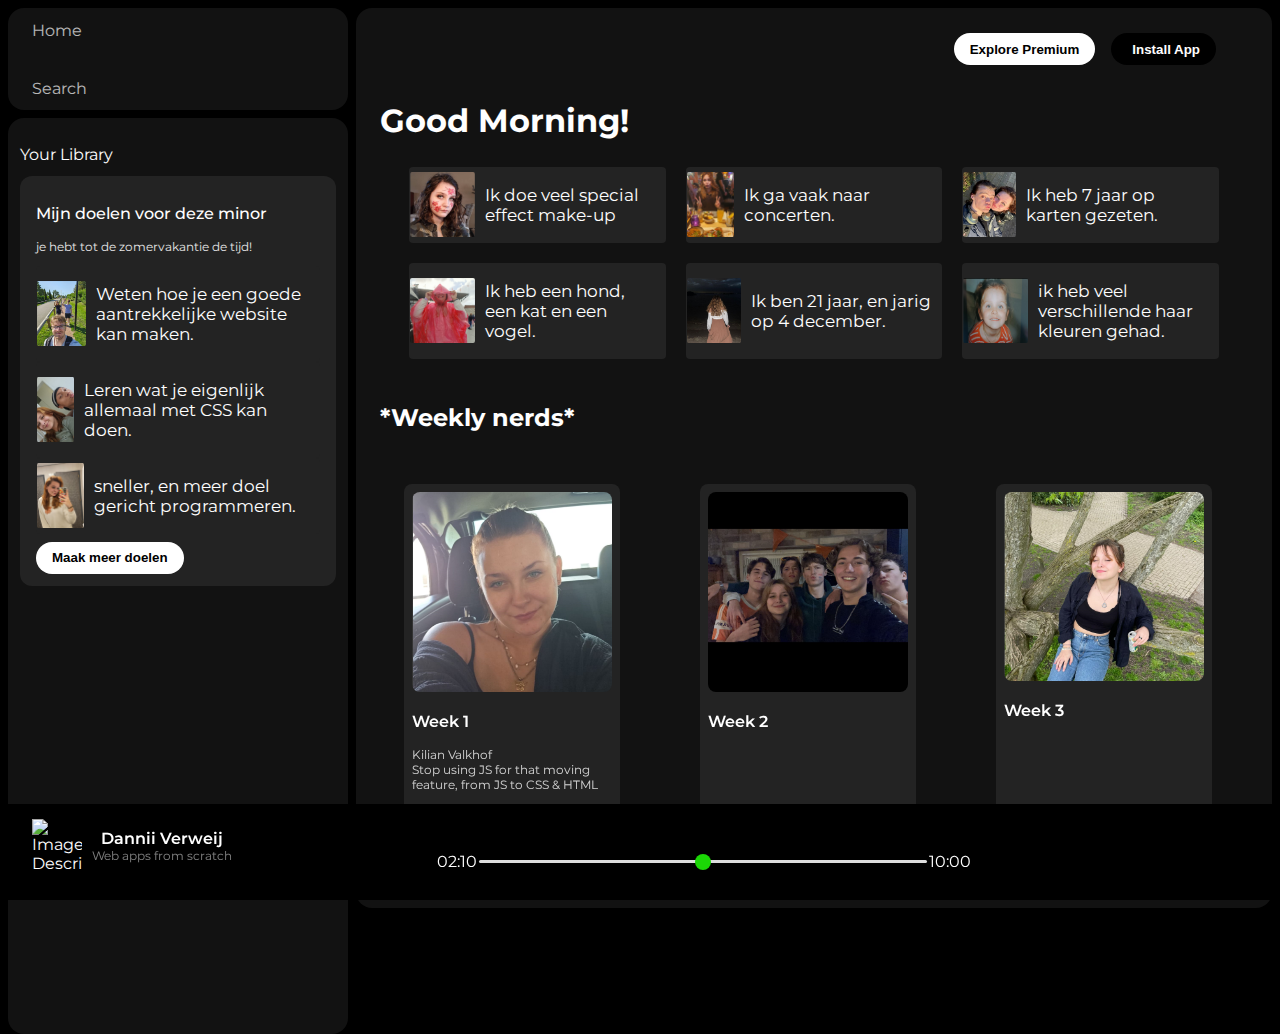
<file: index.html>
<!DOCTYPE html>
<html lang="en">


<head>
  <meta charset="UTF-8">
  <meta name="viewport" content="width=device-width, initial-scale=1.0">
  <link rel="stylesheet" href="https://cdnjs.cloudflare.com/ajax/libs/font-awesome/6.4.2/css/all.min.css"
    integrity="sha512-z3gLpd7yknf1YoNbCzqRKc4qyor8gaKU1qmn+CShxbuBusANI9QpRohGBreCFkKxLhei6S9CQXFEbbKuqLg0DA=="
    crossorigin="anonymous" referrerpolicy="no-referrer" />
  <link rel="icon" href="./assets/logo.png">
  <title>Spotify - Web Player: Music for everyone</title>
  <link rel="stylesheet" href="style.css">
  <link rel="preconnect" href="https://fonts.googleapis.com">
  <link rel="preconnect" href="https://fonts.gstatic.com" crossorigin>
  <link href="https://fonts.googleapis.com/css2?family=Montserrat:wght@300;400;500;600;700&display=swap"
    rel="stylesheet">
</head>

<body>
  <main class="main">

    <!--sidebar waarin de feitjes staan  -->

    <aside class="sidebar">
      <nav class="nav">
        <a href="#" class="nav-option active">
          <i class="fa-solid fa-house"></i>
          <span>Home</span>
        </a>
        <a href="#" class="nav-option">
          <i class="fa-solid fa-magnifying-glass"></i>
          <span>Search</span>
        </a>
      </nav>

      <section class="library">
        <br>
        <header class="options">
          <a href="#" class="lib-option">
            <i class="fa-solid fa-list"></i>
            <span>Your Library</span>
          </a>
          <nav class="icons">
            <i class="fa-solid fa-plus"></i>
            <i class="fa-solid fa-arrow-left fa-flip-horizontal"></i>
          </nav>
        </header>


        <!-- lijst met doelen voor deze minor -->
        <section class="lib-box">
          <article class="box">
            <p class="box-p1">Mijn doelen voor deze minor</p>
            <p class="box-p2">je hebt tot de zomervakantie de tijd!</p>
            <article class="box1">
              <img src="Photos/DanniiLucasLucas.png" alt="Playlist 1" edge="rounded">
              <p>Weten hoe je een goede aantrekkelijke website kan maken.</p>
            </article>
            <article class="box1">
              <img src="Photos/DanniiKenzo.png" alt="Playlist 1" edge="rounded">
              <p>Leren wat je eigenlijk allemaal met CSS kan doen.</p>
            </article>
            <article class="box1">
              <img src="Photos/MirrorSelfie.png" alt="Playlist 1" edge="rounded">
              <p>sneller, en meer doel gericht programmeren.</p>
            </article>
            <button class="badge">Maak meer doelen</button>
          </article>
        </section>
        <br><br><br><br><br>
      </section>
    </aside>

    <!-- header -->
    <section class="main-content">
      <header class="sticky-nav">
        <nav class="sticky-nav-icons">
          <i class="fa-solid fa-angle-left"></i>
          <i class="fa-solid fa-angle-left fa-flip-horizontal hide"></i>
        </nav>
        <section class="sticky-nav-option">
          <button class="badge nav-items hide">Explore Premium</button>
          <button class="badge nav-items dark-badge">
            <i class="fa-regular fa-circle-down" style="margin-right:5px;"></i>Install App
          </button>
          <i class="fa-regular fa-user nav-items"></i>
        </section>
      </header>
      <!-- welkom tekst -->
      <h1 id="greeting">Good Morning!</h1>

      <!-- fijtjes overmijzelf, meest beluisterd spotify. -->
      <section class="upper-content">
        <article class="box1">
          <img src="Photos/FotoDanniiBloemen.png" alt="Playlist 1" edge="rounded">
          <p>Ik doe veel special effect make-up</p>
          <i class="fa-sharp fa-solid fa-circle-play" style="color: #1ed760;"></i>
        </article>

        <article class="box1">
          <img src="Photos/Rositas.png" alt="Playlist 2" edge="rounded">
          <p>Ik ga vaak naar concerten.</p>
          <i class="fa-sharp fa-solid fa-circle-play" style="color: #1ed760;"></i>
        </article>

        <article class="box1">
          <img src="Photos/DanniiKevin.png" alt="Recommended Albums" edge="rounded">
          <p>Ik heb 7 jaar op karten gezeten.</p>
          <i class="fa-sharp fa-solid fa-circle-play" style="color: #1ed760;"></i>
        </article>

        <article class="box1">
          <img src="Photos/Roze.png" alt="Recommended Albums" edge="rounded">
          <p>Ik heb een hond, een kat en een vogel.</p>
          <i class="fa-sharp fa-solid fa-circle-play" style="color: #1ed760;"></i>
        </article>

        <article class="box1">
          <img src="Photos/DanniiStrandAchter.png" alt="Recommended Albums" edge="rounded">
          <p>Ik ben 21 jaar, en jarig op 4 december.</p>
          <i class="fa-sharp fa-solid fa-circle-play" style="color: #1ed760;"></i>
        </article>

        <article class="box1">
          <img src="Photos/BabyFoto.png" alt="Recommended Albums" edge="rounded">
          <p>ik heb veel verschillende haar kleuren gehad.</p>
          <i class="fa-sharp fa-solid fa-circle-play" style="color: #1ed760;"></i>
        </article>

      </section>
      <br <!-- weekly nerds -->
      <h2>*Weekly nerds*</h2>

      <section class="grid-container">

        <ul class="card-container">

          <li class="card">
            <img src="./Photos/DanniiAuto.png" alt="" class="card-img">
            <p class="card-title">Week 1</p>
            <p class="card-info">Kilian Valkhof <br>
              Stop using JS for that moving feature, from JS to CSS & HTML</p>
          </li>

          <li class="card">
            <h2>Week 1</h2>
            <p>Lorem ipsum odor amet, consectetuer adipiscing elit. Eros elementum nisi fringilla platea eros aliquam ac
              dui. Efficitur turpis tortor class consequat risus donec cursus sit. Parturient dictumst mi ultricies
              vivamus sagittis varius. </p>
          </li>

        </ul>


        <ul class="card-container">

          <li class="card">
            <img src="./Photos/Hoorn.png" alt="" class="card-img">
            <p class="card-title">Week 2</p>
            <p class="card-info"><br>
            </p>
          </li>

          <li class="card">
            <h2>Week 2</h2>
            <p>Lorem ipsum odor amet, consectetuer adipiscing elit. Eros elementum nisi fringilla platea eros aliquam ac
              dui. Efficitur turpis tortor class consequat risus donec cursus sit. Parturient dictumst mi ultricies
              vivamus sagittis varius. </p>
          </li>

        </ul>


        <ul class="card-container">

          <li class="card">
            <img src="./Photos/Boom.png" alt="" class="card-img">
            <p class="card-title">Week 3</p>
            <p class="card-info"><br>
            </p>
          </li>

          <li class="card">
            <h2>Week 3</h2>
            <p>Lorem ipsum odor amet, consectetuer adipiscing elit. Eros elementum nisi fringilla platea eros aliquam ac
              dui. Efficitur turpis tortor class consequat risus donec cursus sit. Parturient dictumst mi ultricies
              vivamus sagittis varius. </p>
          </li>

        </ul>

        <ul class="card-container">
          <li class="card">
            <img src="./Photos/SkullMakeup.png" alt="" class="card-img">
            <p class="card-title">Week 4</p>
            <p class="card-info"><br>
            </p>
          </li>

          <li class="card">
            <h2>Week 4</h2>
            <p>Lorem ipsum odor amet, consectetuer adipiscing elit. Eros elementum nisi fringilla platea eros aliquam ac
              dui. Efficitur turpis tortor class consequat risus donec cursus sit. Parturient dictumst mi ultricies
              vivamus sagittis varius. </p>
          </li>

        </ul>


        <ul class="card-container">

          <li class="card">
            <img src="./Photos/TuinFoto.png" alt="" class="card-img">
            <p class="card-title">Week 5</p>
            <p class="card-info"><br>
            </p>
          </li>

          <li class="card">
            <h2>Week 4</h2>
            <p>Lorem ipsum odor amet, consectetuer adipiscing elit. Eros elementum nisi fringilla platea eros aliquam ac
              dui. Efficitur turpis tortor class consequat risus donec cursus sit. Parturient dictumst mi ultricies
              vivamus sagittis varius. </p>
          </li>

        </ul>


      </section>
      <section class="footer">
        <div class="line"></div>
      </section>
      <ul class="legal-list">
        <li><a href="#">Legal</a></li>
        <li><a href="#">Privacy Center</a></li>
        <li><a href="#">Privacy Policy</a></li>
        <il><a href="https://orteil.dashnet.org/cookieclicker/">Cookies</a></il>
        <li><a href="https://tamaris.com/nl-NL/">About Ads</a></li>
        <li><a href="#">Accessibility</a></li>
        <p class="copyright">© 2023 Spotify AB</p>
        <br><br><br><br><br><br>
      </ul>
    </section>
  </main>

  <section class="music-player">
    <ul class="music-player">
      <li class="album">
        <img id="avatar" alt="Image Description" width="50" height="50">
        <div class="name">
          <p class="firstword">Dannii Verweij</p>
          <!-- <span>
            <img src="" alt="  " class="heart">
          </span> -->
          <p class="secondword">Web apps from scratch</p>

        </div>
      </li>
      <li class="player">
        <div class="player-controls">
          <i class="fa-solid fa-shuffle"></i>
          <i class="fa-solid fa-backward-step "></i>
          <i class="fa-regular fa-circle-play" style="font-size: 2rem; margin-top: -17px;"></i>
          <i class="fa-solid fa-forward-step"></i>
          <i class="fa-solid fa-repeat"></i>
        </div>
        <div class="playback-bar">
          <span class="curr-time">02:10</span>
          <input type="range" min="0" max="100" class="progress-bar">
          <span class="tot-time">10:00</span>
        </div>
      </li>
      <li class="controls">
      </li>
    </ul>
  </section>

  <script src="main.js" defer></script>

</body>

</html>

<!-- credit youtube: Build a Spotify Clone Using HTML, CSS, and JavaScript | Music Player UI
 heb dit gebruikt voor de algemene layout, maar heb er mijn eigen draai aan gegeven -->
</file>
<file: style.css>
:root {
    --color-zwart: oklch(0% 0 0);
    --color-wit: oklch(100% 0 0);
    --color-grijs: oklch(18.22% 0 0);
    --color-licht-grijs: oklch(25.62% 0 0);
    --color-lichter-grijs: oklch(39.04% 0 0);
    --color-doorzichtig-wit: oklch(100% 0 0 / 20%);
    --color-off-white: oklch(89.75% 0 0);
    --color-neon-groen: oklch(76.35% 0.2561 142.12);
}

body {
    font-family: 'Montserrat', sans-serif;
    margin: 0;
    background-color: var(--color-zwart);
    color: var(--color-wit);
}

ul {
    list-style-type: none;
    padding: 0;
}


/* alles */
.main {
    height: 100vh;
    padding: 0.5rem;
}

@media (width > 40em) {
    .main {
        display: flex;
    }
}


/* lay-out sidebar */
.sidebar {
    background-color: var(--color-zwart);
    width: 340px;
    border-radius: 1rem;
    margin-right: 0.5rem;
}

/* midden website */
.main-content {
    position: static;
    background-color: var(--color-grijs);
    flex: 1rem;
    border-radius: 1rem;
    overflow-y: auto;
    padding: 0 1.5rem;
}

/* onderkant */
.music-player {
    background-color: var(--color-zwart);
    position: fixed;
    bottom: 0px;
    width: 100%;
    height: 80px;
    display: flex;
    justify-content: space-between;
}

a {
    text-decoration: none;
    color: var(--color-wit);
}


/* bovenkant van de sidebar */
.nav {
    background-color: var(--color-grijs);
    border-radius: 1rem;
    display: flex;
    flex-direction: column;
    justify-content: center;
    height: 100px;
    padding: 0.05rem 0.75rem;
}

.nav-option {
    line-height: 2.5rem;
    opacity: 0.7;
    padding: 0.5rem 0.75rem;
}

.nav-option:hover {
    opacity: 1;
}

.nav-option i {
    font-size: 1.25rem;
}

.nav-option a {
    font-size: 1rem;
    margin-left: 1rem;
}

.library {
    background-color: var(--color-grijs);
    border-radius: 1rem;
    height: 100%;
    margin-top: 0.5rem;
    padding: 0.5rem 0.75rem;
}

.options {
    display: flex;
    justify-content: space-between;
    align-items: center;
}

.lib-option i {
    height: 1.25rem;
    width: 1.25rem;
}

.icons {
    font-size: 1.25rem;
    display: flex;
}

.icons i {
    opacity: 0.7;
    margin-right: 1rem;
}

.icons i:hover {
    opacity: 1;
}

.box {
    background-color: var(--color-licht-grijs);
    height: custom;
    border-radius: 0.75rem;
    margin: 0.75rem 0 1.75rem 0;
    padding: 0.75rem 1rem;
}

.box-leerdoelen {
    background-color: var(--color-licht-grijs);
    height: custom;
    border-radius: 0.75rem;
    margin: 0.75rem 0 1.75rem 0;
    padding: 0.75rem 1rem;
}

.box-p1 {
    font-size: 1rem;
    font-weight: 500;
}

.box-p2 {
    font-size: 0.75rem;
    opacity: 0.9;
}

.badge {
    background-color: var(--color-wit);
    border: none;
    border-radius: 100px;
    padding: 0.25rem 1rem;
    font-weight: 700;
    margin-top: 0.5rem;
    height: 2rem;
    width: fit-content;
}

.dark-badge {
    background-color: var(--color-zwart);
    color: var(--color-wit);
}

.sticky-nav {

    top: 1px;
    background-color: var(--color-grijs);
    display: flex;
    justify-content: space-between;
    align-items: center;
    padding: 1rem 0;
    z-index: 10;
}

@media (width > 40em) {
    .sticky-nav {
        position: sticky;
        top: 1px;
        background-color: var(--color-grijs);
        display: flex;
        justify-content: space-between;
        align-items: center;
        padding: 1rem 0;
        z-index: 10;
    }
}

.sticky-nav-icons {
    margin-left: 0.75rem;
    font-size: 1rem;
}

.sticky-nav-option {
    display: flex;
    justify-content: center;
    align-items: center;
}

.nav-items {
    margin-right: 1rem;
}

@media(max-width:1000px) {
    .hide {
        display: none;
    }
}

.upper-content,
.lower-content {
    display: grid;
    grid-template-columns: repeat(auto-fit, minmax(250px, 1fr));
    gap: 20px;
    justify-content: center;
    padding: 5px;
    margin-left: 1.5rem;
    margin-right: 1.5rem;
}

.box1 {
    background-color: var(--color-licht-grijs);
    border-radius: 4px;
    padding: 1px;
    display: flex;
    align-items: center;
    position: relative;
}

.box1 p {
    font-size: 17px;
    margin-left: 10px;
    margin-right: 10px;
    font-weight: normal;
}

.box1 img {
    max-width: 65px;
    height: 65px;
    border-radius: 3%;
}

.fa-sharp {
    font-size: 40px;
    align-items: center;
    opacity: 0;
    transition: opacity 0.3s ease;
}

/* Box hover effects */
.box1:hover {
    cursor: pointer;
    background-color: var(--color-doorzichtig-wit);
    transition: background-color 0.3s ease;
}

.box1:hover .fa-sharp {
    opacity: 1;
    transition: opacity 0.3s ease;
}

/* Card styling */
.card-container {
    perspective: 750px;
    width: 250px;
    height: 400px;
    position: relative;
}

.card {
    width: 200px;
    height: 350px;
    border-radius: 0.5rem;
    margin-left: 1.5rem;
    margin-top: 1rem;
    padding: 0.5rem;
    position: absolute;
    transform-style: preserve-3d;
    transition: transform 0.6s;
    backface-visibility: hidden;
}

/* Voorkant van de kaart */
.card:first-child {
    background-color: var(--color-licht-grijs);
    transform: rotateY(0deg);
    z-index: 2;
}

/* Achterkant van de kaart */
.card:last-child {
    background-color: var(--color-lichter-grijs);
    transform: rotateY(180deg);
}

/* Container draait bij hover */
.card-container:hover .card:first-child {
    transform: rotateY(180deg);
}

.card-container:hover .card:last-child {
    transform: rotateY(360deg);
}

.card-img {
    width: 100%;
    max-height: 200px;
    border-radius: 0.5rem;
    object-fit: cover;
}

.card-title {
    font-weight: 600;
}

.card-info {
    font-size: 0.75rem;
    opacity: 0.8;
}

h2:hover {
    background: linear-gradient(90deg, oklch(68.14% 0.2389 6.78 / 61.45%), oklch(68.14% 0.2156 210.07));
    -webkit-background-clip: text;
    -webkit-text-fill-color: transparent;
    transition: all 0.3s;
    cursor: pointer;
}

.grid-container {
    display: grid;
    grid-template-columns: repeat(auto-fit, minmax(225px, 1fr));
    gap: 20px;
    width: 100%;
    /* padding: 20px; */
}

.grid-item {
    flex: 1;
    overflow: hidden;
}

.grid-item img {
    width: 100%;
    height: auto;
    object-fit: cover;
}

.grid-item h2 {
    font-size: 1rem;
    font-weight: bold;
    margin-bottom: 10px;
}

.grid-item ul {
    list-style: none;
    padding: 0;
    margin: 0;
    opacity: 0.6;
    font-size: 0.9rem;
}

.grid-item li {
    margin: 15px 0;
}

/* Social icons styling */
.social-icons {
    display: flex;
    align-items: center;
    justify-content: flex-end;
}

.social-icons i {
    font-size: 24px;
    margin: 0 8px;
    color: var(--color-wit);
    background-color: var(--color-licht-grijs);
    border-radius: 50%;
    padding: 10px;
}

/* Footer styling */
.footer {
    height: 100px;
    display: flex;
    align-items: center;
    justify-content: center;
}

.line {
    width: 90%;
    height: 0%;
    border-top: 1px solid var(--color-wit);
    opacity: 0.4;
}

.legal-list {
    list-style-type: none;
    padding: 0;
}

.legal-list li {
    display: inline;
    margin-right: 10px;
    font-weight: normal;
    font-size: 0.9rem;
    cursor: pointer;
    opacity: 0.50;
}

.copyright {
    display: block;
    opacity: 0.3;
    font-weight: normal;
    font-size: 0.9rem;
    margin-top: -20px;
    margin-right: 20px;
    text-align: right;
    cursor: pointer;
    transition: color 0.3s, opacity 0.3s, text-shadow 0.3s;
}

/* Music player styling */
.album {
    width: 25%;
    display: flex;
    align-items: center;
    margin-left: 2rem;
}

.player {
    width: 50%;
}

.player-controls {
    display: flex;
    justify-content: center;
    align-items: center;
    margin-top: 1rem;
}

.player-controls i {
    height: 1rem;
    margin-right: 1.75rem;
}

.player-controls i:hover {
    color: var(--color-wit);
    transform: scale(1.2);
    transition: color 0.3s, transform 0.3s;
    cursor: pointer;
}

.playback-bar {
    display: flex;
    align-items: center;
    justify-content: center;
    margin-top: 1rem;
}

.progress-bar,
.progress-bar1 {
    width: 70%;
    appearance: none;
    background-color: transparent;
    cursor: pointer;
}

.progress-bar::-webkit-slider-runnable-track,
.progress-bar1::-webkit-slider-runnable-track {
    background-color: var(--color-off-white);
    border-radius: 100px;
    height: 0.2rem;
}

.progress-bar::-webkit-slider-thumb,
.progress-bar1::-webkit-slider-thumb {
    appearance: none;
    height: 1rem;
    width: 1rem;
    background-color: var(--color-neon-groen);
    border-radius: 50px;
    margin-top: -6px;
}

.progress-bar::-webkit-slider-thumb:hover,
.progress-bar1::-webkit-slider-thumb:hover {
    background-color: var(--color-wit);
    transform: scale(1.2);
    transition: background-color 0.3s, transform 0.3s;
    cursor: pointer;
}

.name {
    display: flex;
    flex-direction: column;
    align-items: center;
    text-align: center;
    padding: 10px;
}

@media (width < 40em) {
    .name {
        display: none;
    }
}

.firstword {
    font-weight: 600;
    transition: color 0.3s;
    cursor: pointer;
}

.secondword {
    opacity: 0.5;
    font-size: 0.75rem;
    margin-top: -1rem;
    cursor: pointer;
}



.controls {
    display: flex;
    justify-content: flex-end;
    align-items: center;
    width: 15%;
    opacity: 0.8;
    margin-right: 2rem;
}

.controls img {
    height: 20px;
    width: 20px;
    margin-left: 10px;
    transition: transform 0.3s;
}

.controls img:hover {
    transform: scale(1.2);
}
</file>
